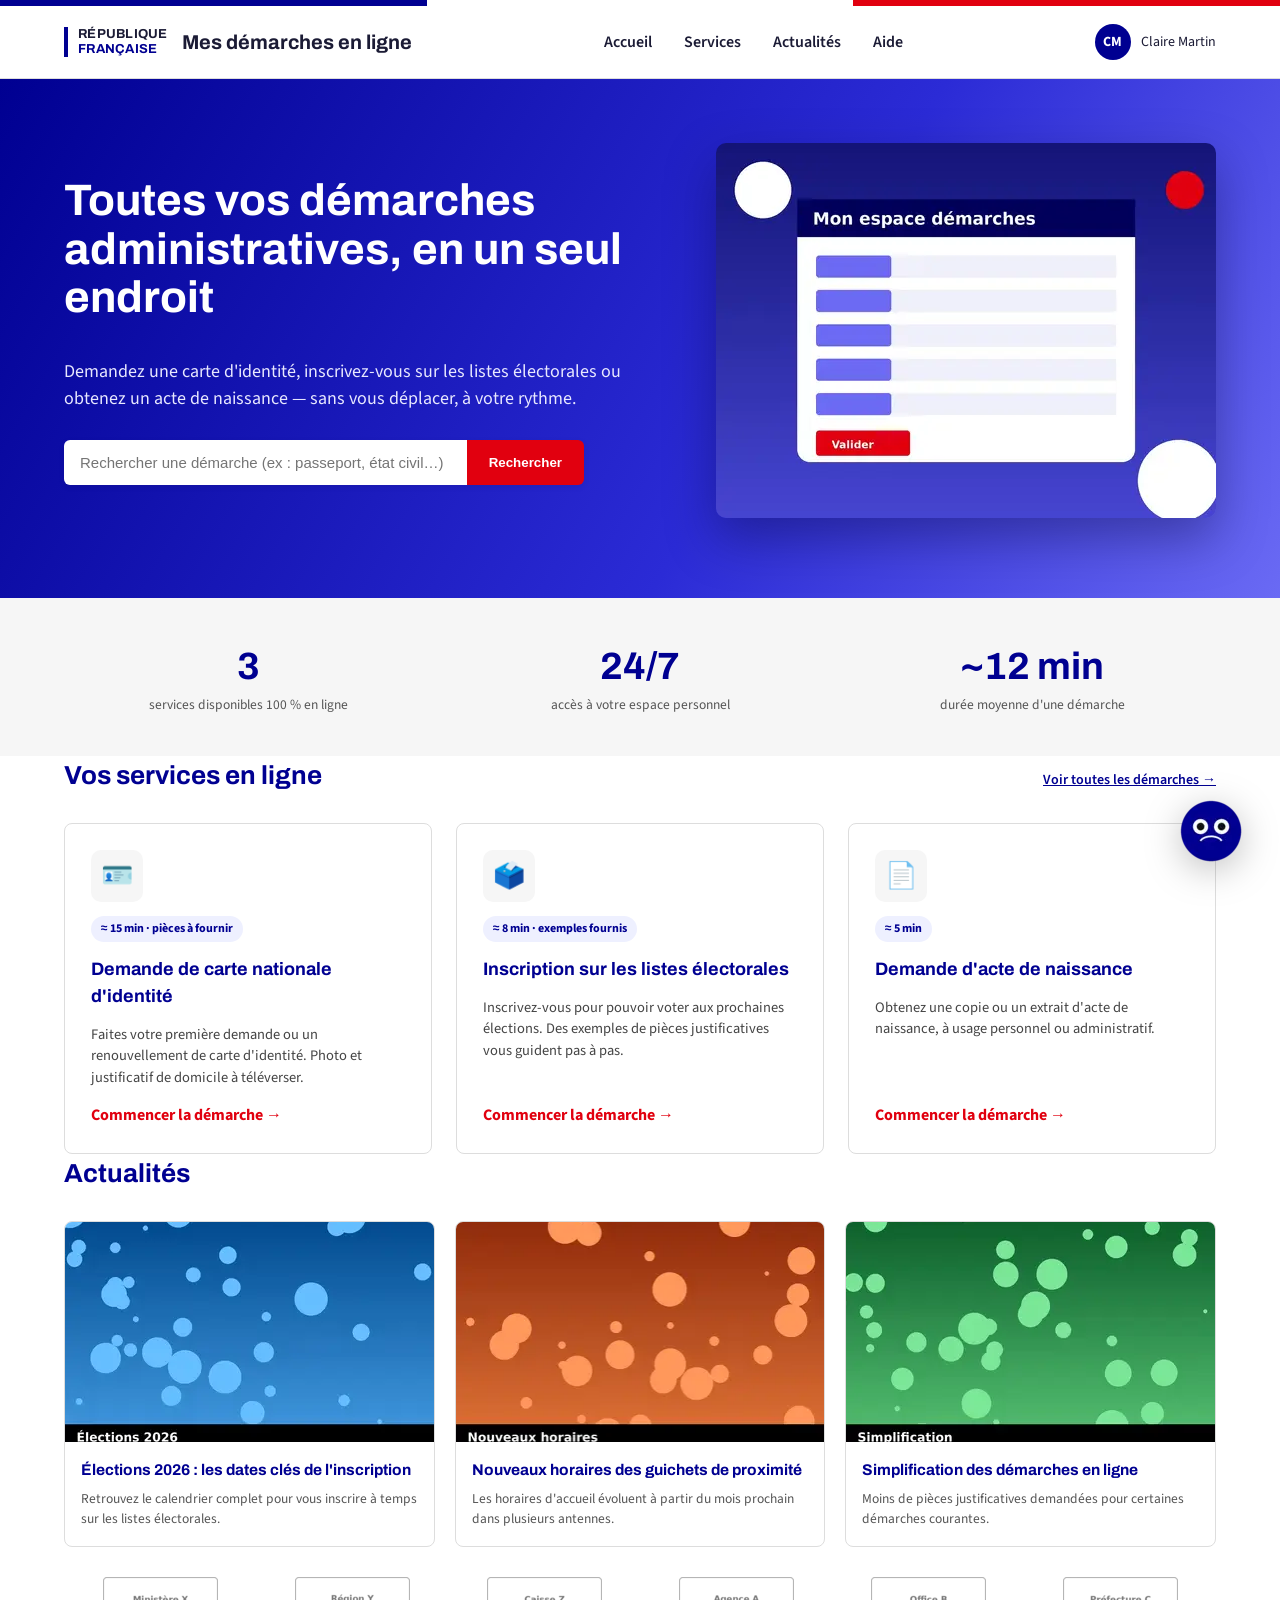
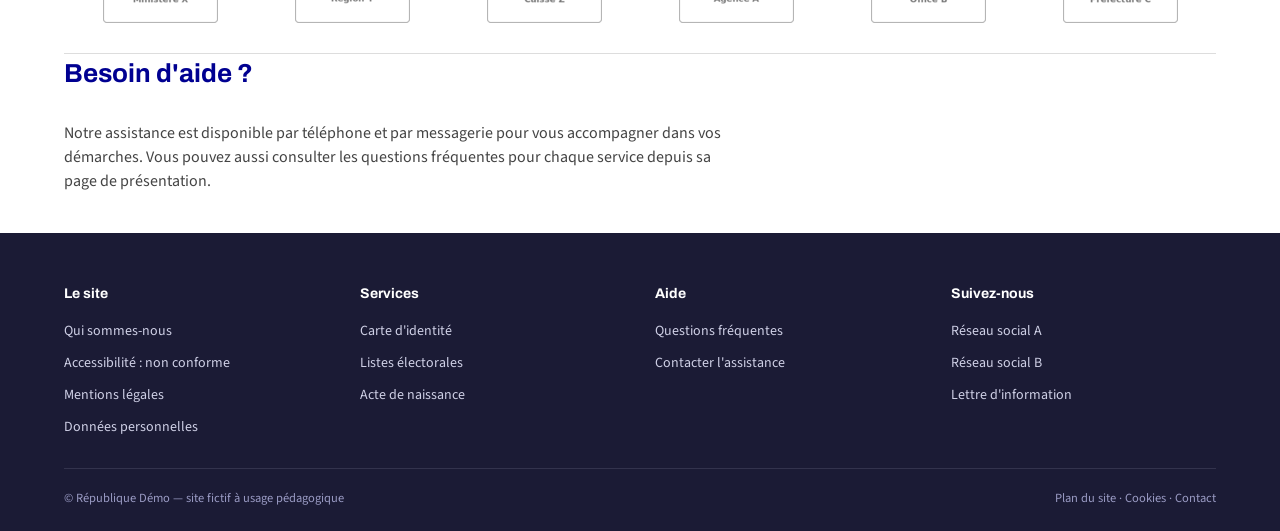
<file: index.html>
<!DOCTYPE html>
<html lang="fr">
<head>
<meta charset="UTF-8">
<meta name="viewport" content="width=device-width, initial-scale=1.0">
<title>service-public-demo — Mes démarches en ligne</title>
<meta name="description" content="Portail de démonstration pour effectuer vos démarches administratives en ligne.">
<link rel="preload" href="/fonts/source-sans-3.woff2" as="font" type="font/woff2" crossorigin>
<link rel="preload" href="/fonts/archivo.woff2" as="font" type="font/woff2" crossorigin>
<link rel="stylesheet" href="css/style.css">
</head>
<body>

<div class="bandeau-tricolore"><span></span><span></span><span></span></div>

<header class="site-header">
  <div class="header-inner">
    <a href="index.html" class="bloc-marque">
      <span class="logo-rf">RÉPUBLIQUE<br><strong>FRANÇAISE</strong></span>
      <span class="nom-service">Mes démarches en ligne</span>
    </a>
    <nav class="nav-principale">
      <ul>
        <li><a href="index.html">Accueil</a></li>
        <li><a href="index.html#services">Services</a></li>
        <li><a href="index.html#actualites">Actualités</a></li>
        <li><a href="index.html#aide">Aide</a></li>
      </ul>
    </nav>
    <div class="compte-utilisateur">
      <div class="avatar-utilisateur">CM</div>
      <span>Claire Martin</span>
    </div>
  </div>
</header>

<section class="hero">
  <div class="hero-inner">
    <div>
      <h1>Toutes vos démarches administratives, en un seul endroit</h1>
      <p class="intro">Demandez une carte d'identité, inscrivez-vous sur les listes électorales ou obtenez un acte de naissance — sans vous déplacer, à votre rythme.</p>
      <form class="barre-recherche" onsubmit="return false;">
        <input type="text" placeholder="Rechercher une démarche (ex : passeport, état civil…)" aria-label="Rechercher une démarche">
        <button type="submit">Rechercher</button>
      </form>
    </div>
    <div class="hero-media">
      <img src="img/hero-illustration.webp" alt="Illustration d'un espace personnel de démarches en ligne" style="width:100%;display:block;">
    </div>
  </div>
</section>

<div class="chiffres-cles">
  <div class="conteneur">
    <div class="chiffres-grid">
      <div>
        <div class="chiffre">3</div>
        <div class="chiffre-label">services disponibles 100 % en ligne</div>
      </div>
      <div>
        <div class="chiffre">24/7</div>
        <div class="chiffre-label">accès à votre espace personnel</div>
      </div>
      <div>
        <div class="chiffre">~12 min</div>
        <div class="chiffre-label">durée moyenne d'une démarche</div>
      </div>
    </div>
  </div>
</div>

<section id="services" class="conteneur">
  <div class="section-titre">
    <h2>Vos services en ligne</h2>
    <a class="lien-tout" href="#">Voir toutes les démarches →</a>
  </div>

  <div class="grille-services">

    <a class="carte-service" href="pages/carte-identite/etape-1.html">
      <div class="pictogramme">🪪</div>
      <span class="badge-duree">≈ 15 min · pièces à fournir</span>
      <h3>Demande de carte nationale d'identité</h3>
      <p>Faites votre première demande ou un renouvellement de carte d'identité. Photo et justificatif de domicile à téléverser.</p>
      <span class="fleche">Commencer la démarche →</span>
    </a>

    <a class="carte-service" href="pages/inscription-electorale/etape-1.html">
      <div class="pictogramme">🗳️</div>
      <span class="badge-duree">≈ 8 min · exemples fournis</span>
      <h3>Inscription sur les listes électorales</h3>
      <p>Inscrivez-vous pour pouvoir voter aux prochaines élections. Des exemples de pièces justificatives vous guident pas à pas.</p>
      <span class="fleche">Commencer la démarche →</span>
    </a>

    <a class="carte-service" href="pages/acte-naissance/etape-1.html">
      <div class="pictogramme">📄</div>
      <span class="badge-duree">≈ 5 min</span>
      <h3>Demande d'acte de naissance</h3>
      <p>Obtenez une copie ou un extrait d'acte de naissance, à usage personnel ou administratif.</p>
      <span class="fleche">Commencer la démarche →</span>
    </a>

  </div>
</section>

<section id="actualites" class="conteneur">
  <div class="section-titre">
    <h2>Actualités</h2>
  </div>
  <div class="bloc-actus">
    <article class="carte-actu">
      <img src="img/actu-1.webp" alt="">
      <div class="contenu">
        <h4>Élections 2026 : les dates clés de l'inscription</h4>
        <p>Retrouvez le calendrier complet pour vous inscrire à temps sur les listes électorales.</p>
      </div>
    </article>
    <article class="carte-actu">
      <img src="img/actu-2.webp" alt="">
      <div class="contenu">
        <h4>Nouveaux horaires des guichets de proximité</h4>
        <p>Les horaires d'accueil évoluent à partir du mois prochain dans plusieurs antennes.</p>
      </div>
    </article>
    <article class="carte-actu">
      <img src="img/actu-3.webp" alt="">
      <div class="contenu">
        <h4>Simplification des démarches en ligne</h4>
        <p>Moins de pièces justificatives demandées pour certaines démarches courantes.</p>
      </div>
    </article>
  </div>
</section>
<section class="conteneur">
<div class="bandeau-partenaires">
    <img src="img/logo-1.webp" alt="Ministère X">
    <img src="img/logo-2.webp" alt="Région Y">
    <img src="img/logo-3.webp" alt="Caisse Z">
    <img src="img/logo-4.webp" alt="Agence A">
    <img src="img/logo-5.webp" alt="Office B">
    <img src="img/logo-6.webp" alt="Préfecture C">
</div>
</section>


<section id="aide" class="conteneur">
  <div class="section-titre"><h2>Besoin d'aide ?</h2></div>
  <p style="max-width:680px;color:#444;">Notre assistance est disponible par téléphone et par messagerie pour vous accompagner dans vos démarches. Vous pouvez aussi consulter les questions fréquentes pour chaque service depuis sa page de présentation.</p>
</section>

<footer class="site-footer">
  <div class="conteneur">
    <div class="footer-grid">
      <div>
        <h4>Le site</h4>
        <ul>
          <li><a href="#">Qui sommes-nous</a></li>
          <li><a href="#">Accessibilité : non conforme</a></li>
          <li><a href="#">Mentions légales</a></li>
          <li><a href="#">Données personnelles</a></li>
        </ul>
      </div>
      <div>
        <h4>Services</h4>
        <ul>
          <li><a href="pages/carte-identite/etape-1.html">Carte d'identité</a></li>
          <li><a href="pages/inscription-electorale/etape-1.html">Listes électorales</a></li>
          <li><a href="pages/acte-naissance/etape-1.html">Acte de naissance</a></li>
        </ul>
      </div>
      <div>
        <h4>Aide</h4>
        <ul>
          <li><a href="#">Questions fréquentes</a></li>
          <li><a href="#">Contacter l'assistance</a></li>
        </ul>
      </div>
      <div>
        <h4>Suivez-nous</h4>
        <ul>
          <li><a href="#">Réseau social A</a></li>
          <li><a href="#">Réseau social B</a></li>
          <li><a href="#">Lettre d'information</a></li>
        </ul>
      </div>
    </div>
    <div class="footer-bas">
      <span>© République Démo — site fictif à usage pédagogique</span>
      <span>Plan du site · Cookies · Contact</span>
    </div>
  </div>
</footer>

<img src="img/mascotte.webp" class="mascotte-flottante" alt="" aria-hidden="true">

<script src="js/main.js"></script>
</body>
</html>
</file>
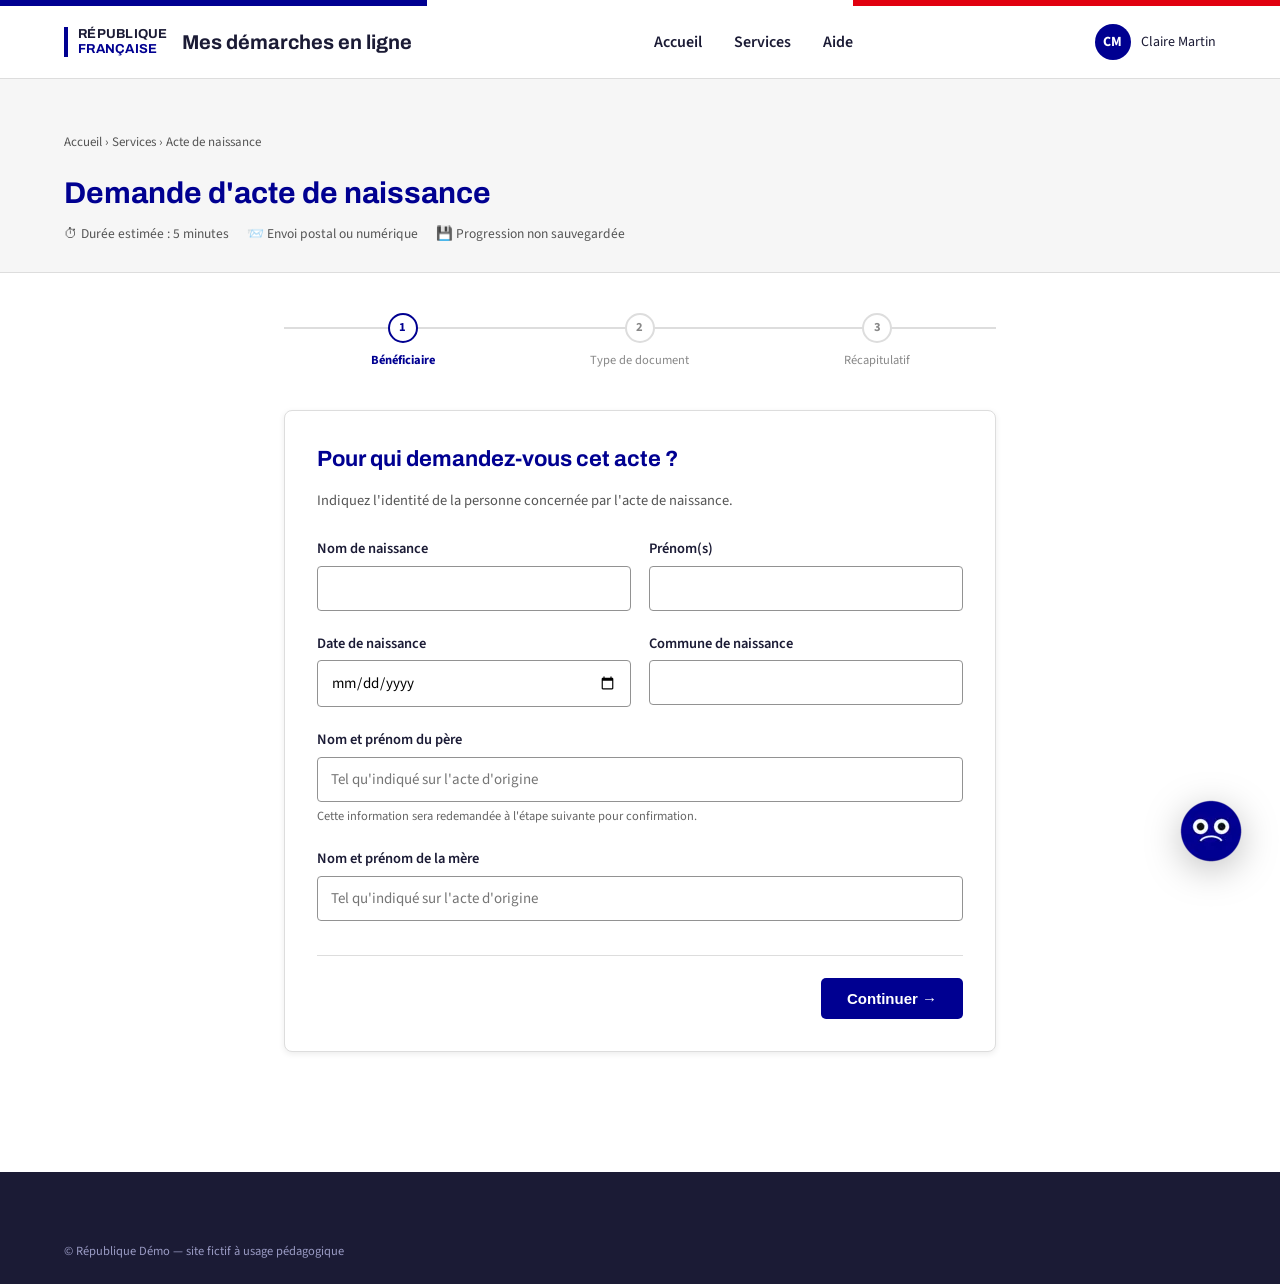
<file: pages/acte-naissance/etape-1.html>
<!DOCTYPE html>
<html lang="fr">
<head>
<meta charset="UTF-8">
<meta name="viewport" content="width=device-width, initial-scale=1.0">
<title>Demande d'acte de naissance — Mes démarches en ligne</title>
<link rel="stylesheet" href="../../css/style.css">
</head>
<body>

<div class="bandeau-tricolore"><span></span><span></span><span></span></div>

<header class="site-header">
  <div class="header-inner">
    <a href="../../index.html" class="bloc-marque">
      <span class="logo-rf">RÉPUBLIQUE<br><strong>FRANÇAISE</strong></span>
      <span class="nom-service">Mes démarches en ligne</span>
    </a>
    <nav class="nav-principale">
      <ul>
        <li><a href="../../index.html">Accueil</a></li>
        <li><a href="../../index.html#services">Services</a></li>
        <li><a href="../../index.html#aide">Aide</a></li>
      </ul>
    </nav>
    <div class="compte-utilisateur">
      <div class="avatar-utilisateur">CM</div>
      <span>Claire Martin</span>
    </div>
  </div>
</header>

<div class="entete-service">
  <div class="conteneur">
    <div class="fil-ariane"><a href="../../index.html">Accueil</a> › <a href="../../index.html#services">Services</a> › Acte de naissance</div>
    <h1>Demande d'acte de naissance</h1>
    <div class="meta">
      <span>⏱ Durée estimée : 5 minutes</span>
      <span>📨 Envoi postal ou numérique</span>
      <span>💾 Progression non sauvegardée</span>
    </div>
  </div>
</div>

<div class="zone-formulaire">

  <div class="stepper">
    <div class="step actif" data-step="1"><div class="rond">1</div>Bénéficiaire</div>
    <div class="step" data-step="2"><div class="rond">2</div>Type de document</div>
    <div class="step" data-step="3"><div class="rond">3</div>Récapitulatif</div>
  </div>

  <!-- ÉCRAN 1 : identité du bénéficiaire -->
  <div id="etape-1" class="ecran-etape actif">
    <div class="carte-etape">
      <h2>Pour qui demandez-vous cet acte ?</h2>
      <p class="sous-titre">Indiquez l'identité de la personne concernée par l'acte de naissance.</p>

      <div class="ligne-deux">
        <div class="groupe-champ">
          <label for="nom">Nom de naissance</label>
          <input type="text" id="nom">
        </div>
        <div class="groupe-champ">
          <label for="prenom">Prénom(s)</label>
          <input type="text" id="prenom">
        </div>
      </div>

      <div class="ligne-deux">
        <div class="groupe-champ">
          <label for="date-naissance">Date de naissance</label>
          <input type="date" id="date-naissance">
        </div>
        <div class="groupe-champ">
          <label for="lieu-naissance">Commune de naissance</label>
          <input type="text" id="lieu-naissance">
        </div>
      </div>

      <div class="groupe-champ">
        <label for="nom-pere">Nom et prénom du père</label>
        <input type="text" id="nom-pere" placeholder="Tel qu'indiqué sur l'acte d'origine">
        <div class="aide">Cette information sera redemandée à l'étape suivante pour confirmation.</div>
      </div>

      <div class="groupe-champ">
        <label for="nom-mere">Nom et prénom de la mère</label>
        <input type="text" id="nom-mere" placeholder="Tel qu'indiqué sur l'acte d'origine">
      </div>

      <div class="actions-etape">
        <span></span>
        <button class="bouton bouton-primaire" type="button" onclick="allerEtape(2)">Continuer →</button>
      </div>
    </div>
  </div>

  <!-- ÉCRAN 2 : type de document + reconfirmation (redondance volontaire) -->
  <div id="etape-2" class="ecran-etape">
    <div class="carte-etape">
      <h2>Type de document et confirmation</h2>
      <p class="sous-titre">Choisissez le document souhaité. Merci de reconfirmer les noms des parents pour validation du dossier.</p>

      <div class="groupe-champ">
        <label for="type-acte">Type d'acte demandé</label>
        <select id="type-acte">
          <option>Copie intégrale</option>
          <option>Extrait avec filiation</option>
          <option>Extrait sans filiation</option>
        </select>
      </div>

      <div class="groupe-champ">
        <label for="motif">Motif de la demande</label>
        <select id="motif">
          <option>Démarche administrative</option>
          <option>Mariage</option>
          <option>Naturalisation</option>
          <option>Usage personnel</option>
        </select>
      </div>

      <div class="ligne-deux">
        <div class="groupe-champ">
          <label for="nom-pere-2">Confirmer le nom et prénom du père</label>
          <input type="text" id="nom-pere-2" placeholder="Ressaisir l'information">
        </div>
        <div class="groupe-champ">
          <label for="nom-mere-2">Confirmer le nom et prénom de la mère</label>
          <input type="text" id="nom-mere-2" placeholder="Ressaisir l'information">
        </div>
      </div>

      <div class="groupe-champ">
        <label for="mode-envoi">Mode de réception</label>
        <select id="mode-envoi">
          <option>Courrier postal</option>
          <option>Téléchargement numérique</option>
        </select>
      </div>

      <div class="actions-etape">
        <button class="bouton bouton-secondaire" type="button" onclick="allerEtape(1)">← Retour</button>
        <button class="bouton bouton-primaire" type="button" onclick="allerEtape(3)">Continuer →</button>
      </div>
    </div>
  </div>

  <!-- ÉCRAN 3 : Récapitulatif -->
  <div id="etape-3" class="ecran-etape">
    <div class="carte-etape">
      <h2>Vérifiez votre demande</h2>

      <div class="recapitulatif">
        <div class="recap-ligne"><span class="label">Bénéficiaire</span><span class="valeur">Claire Martin</span></div>
        <div class="recap-ligne"><span class="label">Né(e) le</span><span class="valeur">14/03/1990 à Toulouse</span></div>
        <div class="recap-ligne"><span class="label">Type d'acte</span><span class="valeur">Copie intégrale</span></div>
        <div class="recap-ligne"><span class="label">Mode de réception</span><span class="valeur">Courrier postal</span></div>
      </div>

      <div class="groupe-champ">
        <label><input type="checkbox" checked style="width:auto;margin-right:8px;">Je certifie l'exactitude de ces informations.</label>
      </div>

      <div class="actions-etape">
        <button class="bouton bouton-secondaire" type="button" onclick="allerEtape(2)">← Retour</button>
        <button class="bouton bouton-primaire" id="bouton-soumettre" type="button" onclick="soumettreDossier('NAISS')">Envoyer ma demande</button>
      </div>
    </div>
  </div>

  <!-- ÉCRAN 99 : Confirmation -->
  <div id="etape-99" class="ecran-etape">
    <div class="carte-etape bandeau-confirmation">
      <div class="icone-ok">✓</div>
      <h2>Votre demande a bien été envoyée</h2>
      <p>Votre numéro de suivi de dossier :</p>
      <div class="numero-dossier" data-numero-dossier>—</div>
      <p style="margin-top:20px;"><a class="bouton bouton-secondaire" href="../../index.html">Retour à l'accueil</a></p>
    </div>
  </div>

</div>

<footer class="site-footer">
  <div class="conteneur footer-bas" style="border-top:none;">
    <span>© République Démo — site fictif à usage pédagogique</span>
  </div>
</footer>

<img src="../../img/mascotte.webp" class="mascotte-flottante" alt="" aria-hidden="true">

<style>
.ecran-etape{display:none;}
.ecran-etape.actif{display:block;}
</style>

<script src="../../js/main.js"></script>
</body>
</html>
</file>
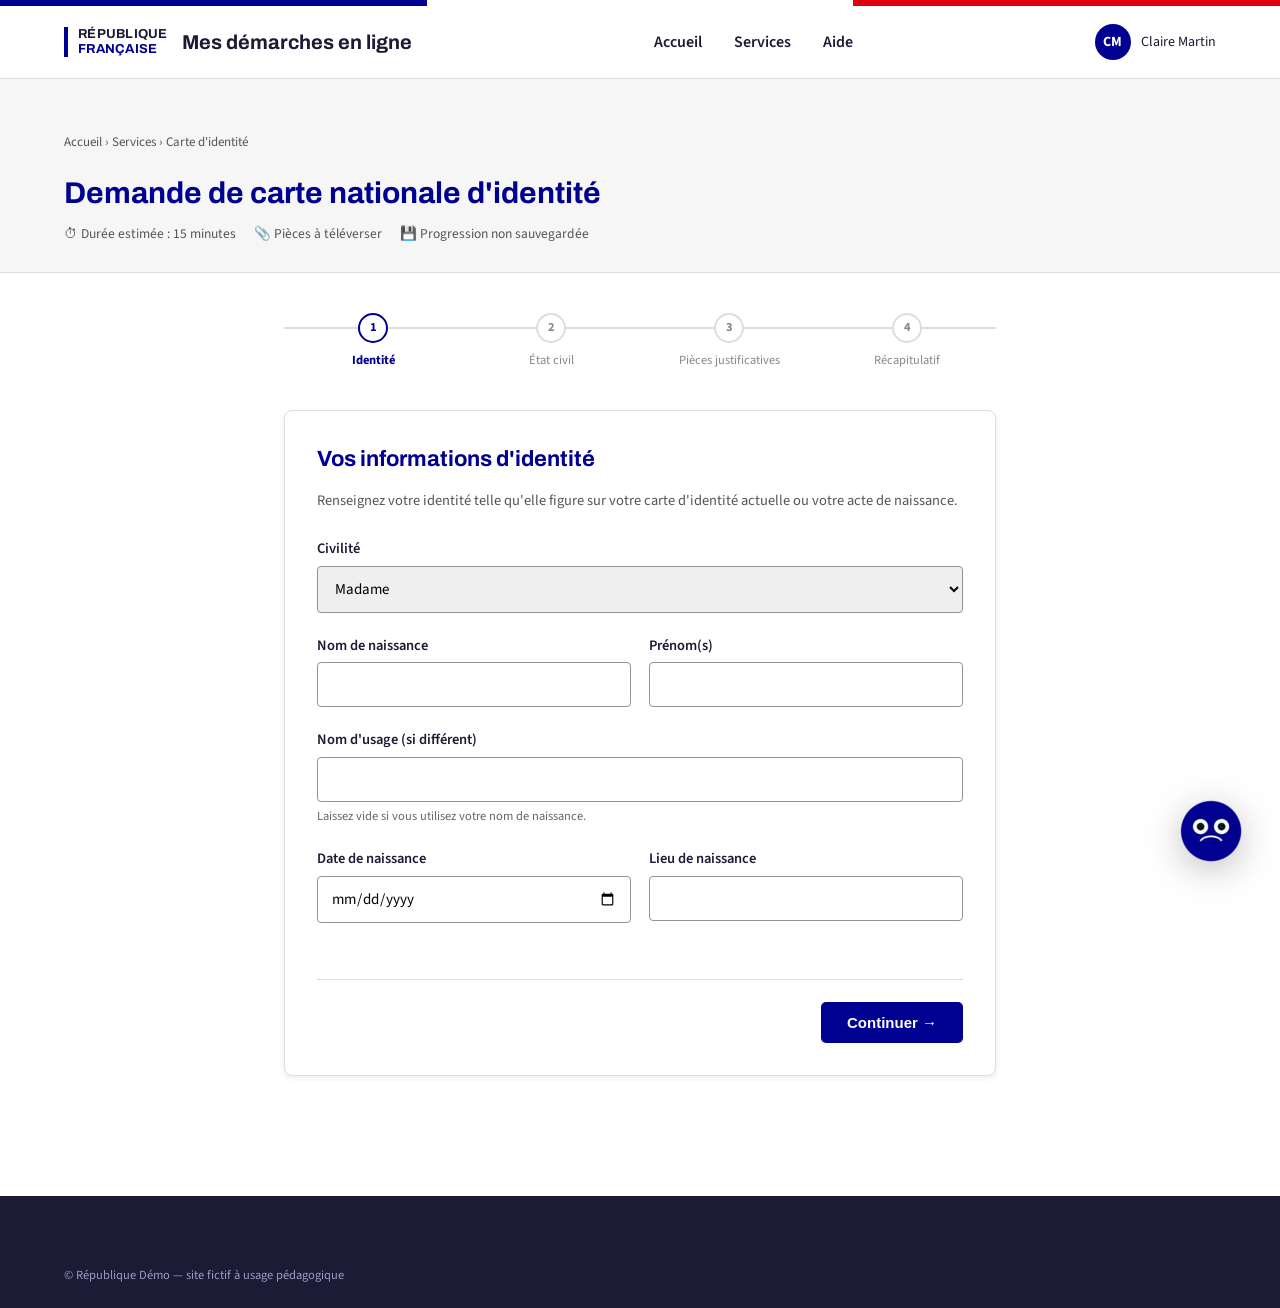
<file: pages/carte-identite/etape-1.html>
<!DOCTYPE html>
<html lang="fr">
<head>
<meta charset="UTF-8">
<meta name="viewport" content="width=device-width, initial-scale=1.0">
<title>Demande de carte d'identité — Mes démarches en ligne</title>
<link rel="stylesheet" href="../../css/style.css">
</head>
<body>

<div class="bandeau-tricolore"><span></span><span></span><span></span></div>

<header class="site-header">
  <div class="header-inner">
    <a href="../../index.html" class="bloc-marque">
      <span class="logo-rf">RÉPUBLIQUE<br><strong>FRANÇAISE</strong></span>
      <span class="nom-service">Mes démarches en ligne</span>
    </a>
    <nav class="nav-principale">
      <ul>
        <li><a href="../../index.html">Accueil</a></li>
        <li><a href="../../index.html#services">Services</a></li>
        <li><a href="../../index.html#aide">Aide</a></li>
      </ul>
    </nav>
    <div class="compte-utilisateur">
      <div class="avatar-utilisateur">CM</div>
      <span>Claire Martin</span>
    </div>
  </div>
</header>

<div class="entete-service">
  <div class="conteneur">
    <div class="fil-ariane"><a href="../../index.html">Accueil</a> › <a href="../../index.html#services">Services</a> › Carte d'identité</div>
    <h1>Demande de carte nationale d'identité</h1>
    <div class="meta">
      <span>⏱ Durée estimée : 15 minutes</span>
      <span>📎 Pièces à téléverser</span>
      <span>💾 Progression non sauvegardée</span>
    </div>
  </div>
</div>

<div class="zone-formulaire">

  <div class="stepper">
    <div class="step actif" data-step="1"><div class="rond">1</div>Identité</div>
    <div class="step" data-step="2"><div class="rond">2</div>État civil</div>
    <div class="step" data-step="3"><div class="rond">3</div>Pièces justificatives</div>
    <div class="step" data-step="4"><div class="rond">4</div>Récapitulatif</div>
  </div>

  <!-- ÉCRAN 1 : Identité -->
  <div id="etape-1" class="ecran-etape actif">
    <div class="carte-etape">
      <h2>Vos informations d'identité</h2>
      <p class="sous-titre">Renseignez votre identité telle qu'elle figure sur votre carte d'identité actuelle ou votre acte de naissance.</p>

      <div class="groupe-champ">
        <label for="civilite">Civilité</label>
        <select id="civilite">
          <option>Madame</option>
          <option>Monsieur</option>
        </select>
      </div>

      <div class="ligne-deux">
        <div class="groupe-champ">
          <label for="nom">Nom de naissance</label>
          <input type="text" id="nom">
        </div>
        <div class="groupe-champ">
          <label for="prenom">Prénom(s)</label>
          <input type="text" id="prenom">
        </div>
      </div>

      <div class="groupe-champ">
        <label for="nom-usage">Nom d'usage (si différent)</label>
        <input type="text" id="nom-usage">
        <div class="aide">Laissez vide si vous utilisez votre nom de naissance.</div>
      </div>

      <div class="ligne-deux">
        <div class="groupe-champ">
          <label for="date-naissance">Date de naissance</label>
          <input type="date" id="date-naissance">
        </div>
        <div class="groupe-champ">
          <label for="lieu-naissance">Lieu de naissance</label>
          <input type="text" id="lieu-naissance">
        </div>
      </div>

      <div class="actions-etape">
        <span></span>
        <button class="bouton bouton-primaire" type="button" onclick="allerEtape(2)">Continuer →</button>
      </div>
    </div>
  </div>

  <!-- ÉCRAN 2 : État civil / adresse -->
  <div id="etape-2" class="ecran-etape">
    <div class="carte-etape">
      <h2>Votre situation et votre adresse</h2>
      <p class="sous-titre">Ces informations doivent correspondre à votre justificatif de domicile.</p>

      <div class="groupe-champ">
        <label for="adresse">Adresse</label>
        <input type="text" id="adresse">
      </div>

      <div class="ligne-deux">
        <div class="groupe-champ">
          <label for="cp">Code postal</label>
          <input type="text" id="cp">
        </div>
        <div class="groupe-champ">
          <label for="ville">Ville</label>
          <input type="text" id="ville">
        </div>
      </div>

      <div class="groupe-champ">
        <label for="situation">Situation familiale</label>
        <select id="situation">
          <option>Célibataire</option>
          <option>Marié(e)</option>
          <option>Pacsé(e)</option>
          <option>Divorcé(e)</option>
          <option>Veuf/Veuve</option>
        </select>
      </div>

      <div class="groupe-champ">
        <label for="telephone">Téléphone</label>
        <input type="tel" id="telephone">
      </div>

      <div class="actions-etape">
        <button class="bouton bouton-secondaire" type="button" onclick="allerEtape(1)">← Retour</button>
        <button class="bouton bouton-primaire" type="button" onclick="allerEtape(3)">Continuer →</button>
      </div>
    </div>
  </div>

  <!-- ÉCRAN 3 : Pièces justificatives (upload) -->
  <div id="etape-3" class="ecran-etape">
    <div class="carte-etape">
      <h2>Pièces justificatives</h2>
      <p class="sous-titre">Téléversez une photo d'identité récente et votre justificatif de domicile. Les fichiers sont conservés tels que vous les envoyez, sans compression.</p>
      <p class="sous-titre">Nous attirons votre attention sur le fait que téléverser un justificatif (image ou document) volumineux augmente de manière significative l'impact environnemental de ce service numérique. Aussi nous recommandons 
        de ne pas dépasser une taille de 500 Ko. Pour se faire vous pouvez utiliser l'outil en ligne <a href="https://tools.pdf24.org/fr/compresser-pdf" target="_blank">pdf24</a> afin de compresser une image ou un document pdf.</p>

      <div class="groupe-champ">
        <label>Photo d'identité et justificatif de domicile</label>
        <div class="zone-upload">
          <div class="icone">📤</div>
          <p><strong>Cliquez pour sélectionner vos fichiers</strong> ou glissez-les ici</p>
          <div class="formats">Formats acceptés : JPG, PNG, PDF, HEIC, TIFF — Poids maximum recommandé par document : 500 ko</div>
        </div>
        <input type="file" id="input-fichier" multiple style="display:none">
        <div class="liste-fichiers"></div>
        <div class="aide">Astuce : si votre photo prise au téléphone est très volumineuse, elle sera tout de même acceptée et envoyée dans sa résolution d'origine.</div>
      </div>

      <div class="actions-etape">
        <button class="bouton bouton-secondaire" type="button" onclick="allerEtape(2)">← Retour</button>
        <button class="bouton bouton-primaire" type="button" onclick="allerEtape(4)">Continuer →</button>
      </div>
    </div>
  </div>

  <!-- ÉCRAN 4 : Récapitulatif -->
  <div id="etape-4" class="ecran-etape">
    <div class="carte-etape">
      <h2>Vérifiez votre dossier</h2>
      <p class="sous-titre">Relisez les informations avant l'envoi définitif. Toute erreur après validation nécessitera de recommencer la démarche depuis le début.</p>

      <div class="recapitulatif">
        <div class="recap-ligne"><span class="label">Nom</span><span class="valeur">Martin</span></div>
        <div class="recap-ligne"><span class="label">Prénom</span><span class="valeur">Claire</span></div>
        <div class="recap-ligne"><span class="label">Date de naissance</span><span class="valeur">14/03/1990</span></div>
        <div class="recap-ligne"><span class="label">Adresse</span><span class="valeur">12 rue des Lilas, 31000 Toulouse</span></div>
        <div class="recap-ligne"><span class="label">Pièces jointes</span><span class="valeur">Voir étape précédente</span></div>
      </div>

      <div class="groupe-champ">
        <label><input type="checkbox" checked style="width:auto;margin-right:8px;">J'atteste de l'exactitude des informations fournies.</label>
      </div>

      <div class="actions-etape">
        <button class="bouton bouton-secondaire" type="button" onclick="allerEtape(3)">← Retour</button>
        <button class="bouton bouton-primaire" id="bouton-soumettre" type="button" onclick="soumettreDossier('CNI')">Envoyer ma demande</button>
      </div>
    </div>
  </div>

  <!-- ÉCRAN 99 : Confirmation -->
  <div id="etape-99" class="ecran-etape">
    <div class="carte-etape bandeau-confirmation">
      <div class="icone-ok">✓</div>
      <h2>Votre demande a bien été envoyée</h2>
      <p>Vous recevrez un courriel de confirmation. Votre numéro de suivi de dossier :</p>
      <div class="numero-dossier" data-numero-dossier>—</div>
      <p style="margin-top:20px;"><a class="bouton bouton-secondaire" href="../../index.html">Retour à l'accueil</a></p>
    </div>
  </div>

</div>

<footer class="site-footer">
  <div class="conteneur footer-bas" style="border-top:none;">
    <span>© République Démo — site fictif à usage pédagogique</span>
  </div>
</footer>

<img src="../../img/mascotte.webp" class="mascotte-flottante" alt="" aria-hidden="true">

<style>
.ecran-etape{display:none;}
.ecran-etape.actif{display:block;}
</style>

<script src="../../js/main.js"></script>
</body>
</html>
</file>
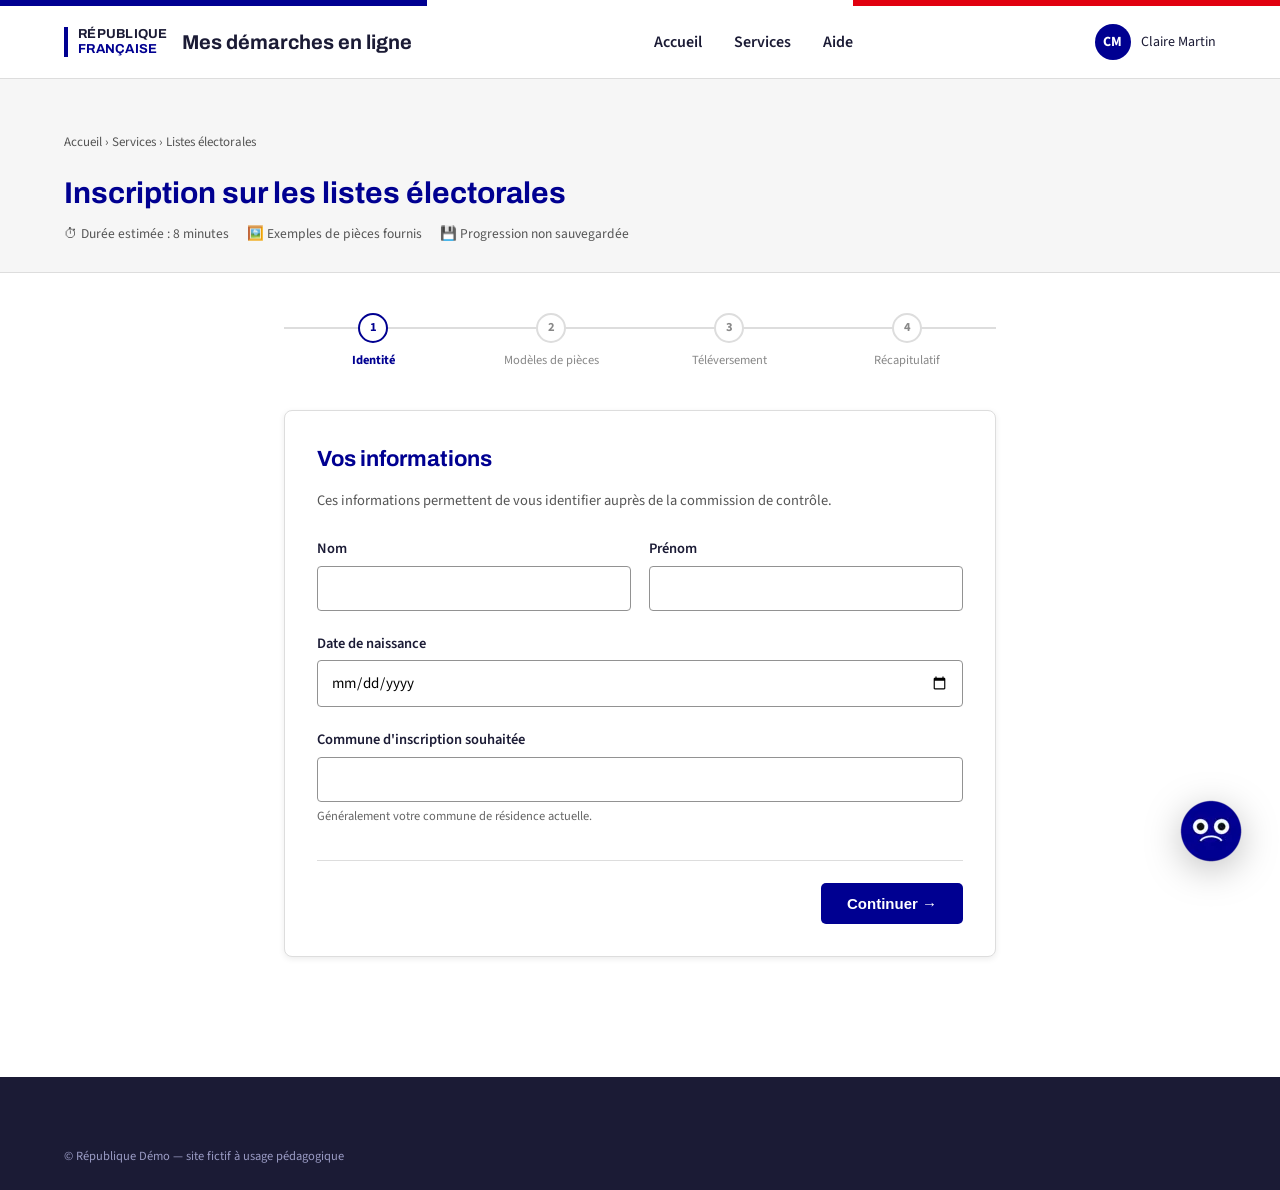
<file: pages/inscription-electorale/etape-1.html>
<!DOCTYPE html>
<html lang="fr">
<head>
<meta charset="UTF-8">
<meta name="viewport" content="width=device-width, initial-scale=1.0">
<title>Inscription sur les listes électorales — Mes démarches en ligne</title>
<link rel="stylesheet" href="../../css/style.css">
</head>
<body>

<div class="bandeau-tricolore"><span></span><span></span><span></span></div>

<header class="site-header">
  <div class="header-inner">
    <a href="../../index.html" class="bloc-marque">
      <span class="logo-rf">RÉPUBLIQUE<br><strong>FRANÇAISE</strong></span>
      <span class="nom-service">Mes démarches en ligne</span>
    </a>
    <nav class="nav-principale">
      <ul>
        <li><a href="../../index.html">Accueil</a></li>
        <li><a href="../../index.html#services">Services</a></li>
        <li><a href="../../index.html#aide">Aide</a></li>
      </ul>
    </nav>
    <div class="compte-utilisateur">
      <div class="avatar-utilisateur">CM</div>
      <span>Claire Martin</span>
    </div>
  </div>
</header>

<div class="entete-service">
  <div class="conteneur">
    <div class="fil-ariane"><a href="../../index.html">Accueil</a> › <a href="../../index.html#services">Services</a> › Listes électorales</div>
    <h1>Inscription sur les listes électorales</h1>
    <div class="meta">
      <span>⏱ Durée estimée : 8 minutes</span>
      <span>🖼️ Exemples de pièces fournis</span>
      <span>💾 Progression non sauvegardée</span>
    </div>
  </div>
</div>

<div class="zone-formulaire">

  <div class="stepper">
    <div class="step actif" data-step="1"><div class="rond">1</div>Identité</div>
    <div class="step" data-step="2"><div class="rond">2</div>Modèles de pièces</div>
    <div class="step" data-step="3"><div class="rond">3</div>Téléversement</div>
    <div class="step" data-step="4"><div class="rond">4</div>Récapitulatif</div>
  </div>

  <!-- ÉCRAN 1 : Identité -->
  <div id="etape-1" class="ecran-etape actif">
    <div class="carte-etape">
      <h2>Vos informations</h2>
      <p class="sous-titre">Ces informations permettent de vous identifier auprès de la commission de contrôle.</p>

      <div class="ligne-deux">
        <div class="groupe-champ">
          <label for="nom">Nom</label>
          <input type="text" id="nom">
        </div>
        <div class="groupe-champ">
          <label for="prenom">Prénom</label>
          <input type="text" id="prenom">
        </div>
      </div>

      <div class="groupe-champ">
        <label for="date-naissance">Date de naissance</label>
        <input type="date" id="date-naissance">
      </div>

      <div class="groupe-champ">
        <label for="commune">Commune d'inscription souhaitée</label>
        <input type="text" id="commune">
        <div class="aide">Généralement votre commune de résidence actuelle.</div>
      </div>

      <div class="actions-etape">
        <span></span>
        <button class="bouton bouton-primaire" type="button" onclick="allerEtape(2)">Continuer →</button>
      </div>
    </div>
  </div>

  <!-- ÉCRAN 2 : Modèles / exemples de pièces (galerie + carrousel) -->
  <div id="etape-2" class="ecran-etape">
    <div class="carte-etape">
      <h2>Exemples de pièces acceptées</h2>
      <p class="sous-titre">Avant de téléverser votre justificatif d'identité, comparez votre document aux exemples ci-dessous.</p>


      <h3 style="font-size:16px;margin-top:30px;">Galerie détaillée</h3>
      <div class="galerie-exemples">
        <div class="exemple-carte valide">
          <img src="../../img/exemple-cni-conforme.webp" alt="Document conforme">
          <div class="legende">✓ Conforme — document entier, net, lisible</div>
        </div>
        <div class="exemple-carte invalide">
          <img src="../../img/exemple-cni-floue.webp" alt="Document flou">
          <div class="legende">✕ Refusé — photo trop floue</div>
        </div>
        <div class="exemple-carte invalide">
          <img src="../../img/exemple-cni-coupee.webp" alt="Document coupé">
          <div class="legende">✕ Refusé — coin du document hors cadre</div>
        </div>
        <div class="exemple-carte invalide">
          <img src="../../img/exemple-cni-reflet.webp" alt="Document avec reflet">
          <div class="legende">✕ Refusé — reflet empêchant la lecture</div>
        </div>
      </div>

      <div class="actions-etape">
        <button class="bouton bouton-secondaire" type="button" onclick="allerEtape(1)">← Retour</button>
        <button class="bouton bouton-primaire" type="button" onclick="allerEtape(3)">Continuer →</button>
      </div>
    </div>
  </div>

  <!-- ÉCRAN 3 : Téléversement -->
  <div id="etape-3" class="ecran-etape">
    <div class="carte-etape">
      <h2>Téléversez votre justificatif</h2>
      <p class="sous-titre">Reprenez les exemples vus précédemment pour vérifier la conformité de votre document avant envoi.</p>
       <p class="sous-titre">Nous attirons votre attention sur le fait que téléverser un justificatif (image ou document) volumineux augmente de manière significative l'impact environnemental de ce service numérique. Aussi nous recommandons 
        de ne pas dépasser une taille de 500 Ko. Pour se faire vous pouvez utiliser l'outil en ligne <a href="https://tools.pdf24.org/fr/compresser-pdf" target="_blank">pdf24</a> afin de compresser une image ou un document pdf.</p>

      <div class="groupe-champ">
        <label>Justificatif d'identité</label>
        <div class="zone-upload">
          <div class="icone">📤</div>
          <p><strong>Cliquez pour sélectionner un fichier</strong> ou glissez-le ici</p>
          <div class="formats">Formats acceptés : JPG, PNG, PDF — Poids maximum recommandé par document : 500 ko</div>
        </div>
        <input type="file" id="input-fichier" style="display:none">
        <div class="liste-fichiers"></div>
      </div>

      <div class="actions-etape">
        <button class="bouton bouton-secondaire" type="button" onclick="allerEtape(2)">← Retour</button>
        <button class="bouton bouton-primaire" type="button" onclick="allerEtape(4)">Continuer →</button>
      </div>
    </div>
  </div>

  <!-- ÉCRAN 4 : Récapitulatif -->
  <div id="etape-4" class="ecran-etape">
    <div class="carte-etape">
      <h2>Vérifiez votre dossier</h2>

      <div class="recapitulatif">
        <div class="recap-ligne"><span class="label">Nom</span><span class="valeur">Martin</span></div>
        <div class="recap-ligne"><span class="label">Prénom</span><span class="valeur">Claire</span></div>
        <div class="recap-ligne"><span class="label">Commune</span><span class="valeur">Toulouse</span></div>
        <div class="recap-ligne"><span class="label">Justificatif</span><span class="valeur">Voir étape précédente</span></div>
      </div>

      <div class="groupe-champ">
        <label><input type="checkbox" checked style="width:auto;margin-right:8px;">Je certifie l'exactitude de ces informations.</label>
      </div>

      <div class="actions-etape">
        <button class="bouton bouton-secondaire" type="button" onclick="allerEtape(3)">← Retour</button>
        <button class="bouton bouton-primaire" id="bouton-soumettre" type="button" onclick="soumettreDossier('ELEC')">Envoyer ma demande</button>
      </div>
    </div>
  </div>

  <!-- ÉCRAN 99 : Confirmation -->
  <div id="etape-99" class="ecran-etape">
    <div class="carte-etape bandeau-confirmation">
      <div class="icone-ok">✓</div>
      <h2>Votre inscription a bien été envoyée</h2>
      <p>Votre numéro de suivi de dossier :</p>
      <div class="numero-dossier" data-numero-dossier>—</div>
      <p style="margin-top:20px;"><a class="bouton bouton-secondaire" href="../../index.html">Retour à l'accueil</a></p>
    </div>
  </div>

</div>

<footer class="site-footer">
  <div class="conteneur footer-bas" style="border-top:none;">
    <span>© République Démo — site fictif à usage pédagogique</span>
  </div>
</footer>

<img src="../../img/mascotte.webp" class="mascotte-flottante" alt="" aria-hidden="true">

<style>
.ecran-etape{display:none;}
.ecran-etape.actif{display:block;}
</style>

<script src="../../js/main.js"></script>
</body>
</html>
</file>
<file: css/style.css>
/* =========================================================
   service-public-demo — feuille de style commune
   NOTE PEDAGOGIQUE : ce fichier contient volontairement
   des pratiques non optimisées (cf. fichier ECOCONCEPTION.md)
   ========================================================= */

/* @import url('https://fonts.googleapis.com/css2?family=Archivo+Expanded:wght@500;600;700;800&family=Archivo:wght@400;500;600;700&family=Source+Sans+3:wght@300;400;500;600;700&family=Caveat:wght@500;600&display=swap'); */

:root{
  --bleu-france: #000091;
  --bleu-clair: #6a6af4;
  --rouge-marianne: #e1000f;
  --noir: #1b1b35;
  --gris-fond: #f6f6f6;
  --gris-bordure: #ddd;
  --blanc: #fff;
  --ombre: 0 2px 6px rgba(0,0,18,.08);
  --radius: 4px;
  --font-source-sans-3: 'Source Sans 3', Arial, sans-serif;
  --font-archivo: 'Archivo',Arial,sans-serif;
}

/* latin-ext */
@font-face {
  font-family: 'Archivo';
  font-style: normal;
  font-weight: 400;
  font-stretch: 100%;
  font-display: swap;
  src: 
  local('Archivo'),
  url(../fonts/archivo.woff2) format('woff2');
  unicode-range: U+0100-02BA, U+02BD-02C5, U+02C7-02CC, U+02CE-02D7, U+02DD-02FF, U+0304, U+0308, U+0329, U+1D00-1DBF, U+1E00-1E9F, U+1EF2-1EFF, U+2020, U+20A0-20AB, U+20AD-20C0, U+2113, U+2C60-2C7F, U+A720-A7FF;
}
/* latin */
@font-face {
  font-family: 'Archivo';
  font-style: normal;
  font-weight: 400;
  font-stretch: 100%;
  font-display: swap;
  src: 
  local('Archivo'),
  url(../fonts/archivo.woff2) format('woff2');
  unicode-range: U+0000-00FF, U+0131, U+0152-0153, U+02BB-02BC, U+02C6, U+02DA, U+02DC, U+0304, U+0308, U+0329, U+2000-206F, U+20AC, U+2122, U+2191, U+2193, U+2212, U+2215, U+FEFF, U+FFFD;
}

/* latin-ext */
@font-face {
  font-family: 'Archivo';
  font-style: normal;
  font-weight: 500;
  font-stretch: 100%;
  font-display: swap;
  src: 
  local('Archivo'),
  url(../fonts/archivo.woff2) format('woff2');
  unicode-range: U+0100-02BA, U+02BD-02C5, U+02C7-02CC, U+02CE-02D7, U+02DD-02FF, U+0304, U+0308, U+0329, U+1D00-1DBF, U+1E00-1E9F, U+1EF2-1EFF, U+2020, U+20A0-20AB, U+20AD-20C0, U+2113, U+2C60-2C7F, U+A720-A7FF;
}
/* latin */
@font-face {
  font-family: 'Archivo';
  font-style: normal;
  font-weight: 500;
  font-stretch: 100%;
  font-display: swap;
  src: 
  local('Archivo'),
  url(../fonts/archivo.woff2) format('woff2');
  unicode-range: U+0000-00FF, U+0131, U+0152-0153, U+02BB-02BC, U+02C6, U+02DA, U+02DC, U+0304, U+0308, U+0329, U+2000-206F, U+20AC, U+2122, U+2191, U+2193, U+2212, U+2215, U+FEFF, U+FFFD;
}

/* latin-ext */
@font-face {
  font-family: 'Archivo';
  font-style: normal;
  font-weight: 600;
  font-stretch: 100%;
  font-display: swap;
  src: 
  local('Archivo'),
  url(../fonts/archivo.woff2) format('woff2');
  unicode-range: U+0100-02BA, U+02BD-02C5, U+02C7-02CC, U+02CE-02D7, U+02DD-02FF, U+0304, U+0308, U+0329, U+1D00-1DBF, U+1E00-1E9F, U+1EF2-1EFF, U+2020, U+20A0-20AB, U+20AD-20C0, U+2113, U+2C60-2C7F, U+A720-A7FF;
}
/* latin */
@font-face {
  font-family: 'Archivo';
  font-style: normal;
  font-weight: 600;
  font-stretch: 100%;
  font-display: swap;
  src: 
  local('Archivo'),
  url(../fonts/archivo.woff2) format('woff2');
  unicode-range: U+0000-00FF, U+0131, U+0152-0153, U+02BB-02BC, U+02C6, U+02DA, U+02DC, U+0304, U+0308, U+0329, U+2000-206F, U+20AC, U+2122, U+2191, U+2193, U+2212, U+2215, U+FEFF, U+FFFD;
}

/* latin-ext */
@font-face {
  font-family: 'Archivo';
  font-style: normal;
  font-weight: 700;
  font-stretch: 100%;
  font-display: swap;
  src: 
  local('Archivo'),
  url(../fonts/archivo.woff2) format('woff2');
  unicode-range: U+0100-02BA, U+02BD-02C5, U+02C7-02CC, U+02CE-02D7, U+02DD-02FF, U+0304, U+0308, U+0329, U+1D00-1DBF, U+1E00-1E9F, U+1EF2-1EFF, U+2020, U+20A0-20AB, U+20AD-20C0, U+2113, U+2C60-2C7F, U+A720-A7FF;
}
/* latin */
@font-face {
  font-family: 'Archivo';
  font-style: normal;
  font-weight: 700;
  font-stretch: 100%;
  font-display: swap;
  src: 
  local('Archivo'),
  url(../fonts/archivo.woff2) format('woff2');
  unicode-range: U+0000-00FF, U+0131, U+0152-0153, U+02BB-02BC, U+02C6, U+02DA, U+02DC, U+0304, U+0308, U+0329, U+2000-206F, U+20AC, U+2122, U+2191, U+2193, U+2212, U+2215, U+FEFF, U+FFFD;
}

@font-face {
  font-family: 'Source Sans 3';
  font-style: normal;
  font-weight: 300 700; /* Couvre toutes les variantes de poids */
  font-display: swap;
  src: local('Source Sans 3'), url(../fonts/source-sans-3.woff2) format('woff2');
  unicode-range: U+0000-00FF, U+0131, U+0152-0153, U+02BB-02BC, U+02C6, U+02DA, U+02DC, U+0304, U+0308, U+0329, U+2000-206F, U+20AC, U+2122, U+2191, U+2193, U+2212, U+2215, U+FEFF, U+FFFD, U+0100-02BA, U+02BD-02C5, U+02C7-02CC, U+02CE-02D7, U+02DD-02FF, U+0304, U+0308, U+0329, U+1D00-1DBF, U+1E00-1E9F, U+1EF2-1EFF, U+2020, U+20A0-20AB, U+20AD-20C0, U+2113, U+2C60-2C7F, U+A720-A7FF;
}

*{box-sizing:border-box;}
html{scroll-behavior:smooth;}
body{
  margin:0;
  font-family: var(--font-source-sans-3);
  color:var(--noir);
  background:var(--blanc);
  line-height:1.5;
  font-size:16px;
}

h1,h2,h3,h4{
  font-family: var(--font-archivo);
  font-weight:700;
  color:var(--bleu-france);
  margin-top:0;
}

a{color:var(--bleu-france);}
img{max-width:100%;}

/* Bandeau tricolore signature */
.bandeau-tricolore{
  height:6px;
  display:flex;
}
.bandeau-tricolore span{flex:1;}
.bandeau-tricolore span:nth-child(1){background:var(--bleu-france);}
.bandeau-tricolore span:nth-child(2){background:#fff;}
.bandeau-tricolore span:nth-child(3){background:var(--rouge-marianne);}

/* Header */
header.site-header{
  border-bottom:1px solid var(--gris-bordure);
  background:#fff;
}
.header-inner{
  max-width:1200px;
  margin:0 auto;
  padding:18px 24px;
  display:flex;
  align-items:center;
  justify-content:space-between;
  flex-wrap:wrap;
  gap:16px;
}
.bloc-marque{
  display:flex;
  align-items:center;
  gap:14px;
  text-decoration:none;
  color:var(--noir);
}
.bloc-marque .logo-rf{
  font-family: var(--font-archivo);
  font-weight:800;
  font-size:13px;
  line-height:1.15;
  letter-spacing:.02em;
  border-left:4px solid var(--bleu-france);
  padding-left:10px;
}
.bloc-marque .logo-rf strong{display:block; color:var(--bleu-france);}
.nom-service{
  font-family: var(--font-archivo);
  font-weight:700;
  font-size:20px;
}
nav.nav-principale ul{
  list-style:none;
  display:flex;
  gap:28px;
  margin:0;
  padding:0;
  font-weight:600;
}
nav.nav-principale a{
  text-decoration:none;
  color:var(--noir);
  padding:6px 2px;
  border-bottom:2px solid transparent;
}
nav.nav-principale a:hover, nav.nav-principale a:focus{
  border-bottom:2px solid var(--bleu-france);
}
.compte-utilisateur{
  display:flex;
  align-items:center;
  gap:10px;
  font-size:14px;
}
.avatar-utilisateur{
  width:36px;height:36px;border-radius:50%;
  background:var(--bleu-france);color:#fff;
  display:flex;align-items:center;justify-content:center;
  font-weight:700;
}

/* Conteneur générique */
.conteneur{
  max-width:1200px;
  margin:0 auto;
  padding:0 24px;
}

/* Hero */
.hero{
  background:linear-gradient(120deg, var(--bleu-france), #2b2bd6 60%, var(--bleu-clair));
  color:#fff;
  padding:64px 0 80px;
  position:relative;
  overflow:hidden;
}
.hero-inner{
  max-width:1200px;margin:0 auto;padding:0 24px;
  display:grid;grid-template-columns:1.1fr .9fr;gap:40px;align-items:center;
}
.hero h1{color:#fff;font-size:clamp(28px,4vw,44px);line-height:1.1;}
.hero p.intro{font-size:18px;max-width:560px;color:#e8e8ff;}
.hero .deco-blobs{position:absolute;inset:0;pointer-events:none;z-index:0;opacity:.5;}
.hero-media{
  position:relative;z-index:1;
  border-radius:10px;overflow:hidden;
  box-shadow:0 20px 50px rgba(0,0,40,.35);
}

/* Bandeau de recherche / raccourcis */
.barre-recherche{
  margin-top:28px;
  display:flex;
  max-width:520px;
  box-shadow:var(--ombre);
  border-radius:6px;
  overflow:hidden;
}
.barre-recherche input{
  flex:1;border:none;padding:14px 16px;font-size:15px;
}
.barre-recherche button{
  border:none;background:var(--rouge-marianne);color:#fff;
  padding:0 22px;font-weight:700;cursor:pointer;
}

/* Sections génériques */
section{padding:56px 0;}
.section-titre{
  display:flex;align-items:baseline;justify-content:space-between;
  margin-bottom:28px;flex-wrap:wrap;gap:10px;
}
.section-titre h2{font-size:26px;margin:0;}
.section-titre .lien-tout{font-weight:600;font-size:14px;}

/* Grille de services */
.grille-services{
  display:grid;
  grid-template-columns:repeat(auto-fit, minmax(280px,1fr));
  gap:24px;
}
.carte-service{
  background:#fff;
  border:1px solid var(--gris-bordure);
  border-radius:8px;
  padding:26px;
  display:flex;
  flex-direction:column;
  gap:14px;
  text-decoration:none;
  color:var(--noir);
  transition:transform .35s ease, box-shadow .35s ease;
  position:relative;
}
.carte-service:hover{
  transform:translateY(-6px) scale(1.012);
  box-shadow:0 18px 40px rgba(0,0,60,.12);
}
.carte-service .pictogramme{
  width:52px;height:52px;border-radius:10px;
  background:var(--gris-fond);
  display:flex;align-items:center;justify-content:center;
  font-size:26px;
}
.carte-service h3{font-size:18px;margin:0;}
.carte-service p{margin:0;color:#444;font-size:14.5px;}
.carte-service .badge-duree{
  align-self:flex-start;
  background:#eef0ff;color:var(--bleu-france);
  font-size:12px;font-weight:700;
  padding:4px 10px;border-radius:20px;
}
.carte-service .fleche{
  margin-top:auto;font-weight:700;color:var(--rouge-marianne);
}

/* Bloc actualités décoratif (lourd, non recadré) */
.bloc-actus{
  display:grid;grid-template-columns:repeat(3,1fr);gap:20px;
}
.carte-actu{border-radius:8px;overflow:hidden;border:1px solid var(--gris-bordure);background:#fff;}
.carte-actu img{display:block;width:100%;height:220px;object-fit:cover;}
.carte-actu .contenu{padding:16px;}
.carte-actu h4{font-size:15.5px;margin:0 0 8px;}
.carte-actu p{font-size:13.5px;color:#555;margin:0;}

/* Bandeau chiffres clés animés (décoratif) */
.chiffres-cles{
  background:var(--gris-fond);
  padding:40px 0;
}
.chiffres-grid{
  display:grid;grid-template-columns:repeat(3,1fr);gap:24px;text-align:center;
}
.chiffre{font-family: var(--font-archivo);font-size:38px;font-weight:800;color:var(--bleu-france);}
.chiffre-label{font-size:13.5px;color:#555;}


.bandeau-partenaires{
  padding:30px ;
  border-bottom:1px solid var(--gris-bordure);
  display: grid;
  grid-template-columns: repeat(6, 1fr);
  grid-gap: 60px;
  justify-items: center;
}

.bandeau-partenaires img{height:46px;width:auto;filter:grayscale(100%);opacity:.7;}


/* Footer */
footer.site-footer{
  background:#1b1b35;
  color:#cfd0e6;
  padding:50px 0 24px;
  margin-top:40px;
}
.footer-grid{
  display:grid;grid-template-columns:repeat(4,1fr);gap:30px;
  margin-bottom:30px;
}
.footer-grid h4{color:#fff;font-size:14px;margin-bottom:14px;}
.footer-grid ul{list-style:none;padding:0;margin:0;display:flex;flex-direction:column;gap:8px;}
.footer-grid a{color:#cfd0e6;text-decoration:none;font-size:14px;}
.footer-grid a:hover{color:#fff;text-decoration:underline;}
.footer-bas{
  border-top:1px solid #33334d;
  padding-top:20px;font-size:12.5px;color:#9a9bc4;
  display:flex;justify-content:space-between;flex-wrap:wrap;gap:10px;
}

/* =================== FORMULAIRES / PARCOURS =================== */
.fil-ariane{
  font-size:13px;color:#555;margin:18px 0;
}
.fil-ariane a{color:#555;text-decoration:none;}
.fil-ariane a:hover{text-decoration:underline;}

.entete-service{
  background:var(--gris-fond);
  padding:36px 0 28px;
  border-bottom:1px solid var(--gris-bordure);
}
.entete-service h1{font-size:30px;margin-bottom:8px;}
.entete-service .meta{display:flex;gap:18px;font-size:13.5px;color:#555;flex-wrap:wrap;}

.zone-formulaire{
  max-width:760px;
  margin:0 auto;
  padding:40px 24px 80px;
}

/* Stepper */
.stepper{
  display:flex;justify-content:space-between;
  margin-bottom:40px;
  position:relative;
}
.stepper::before{
  content:"";position:absolute;top:14px;left:0;right:0;height:2px;
  background:var(--gris-bordure);z-index:0;
}
.step{
  flex:1;text-align:center;position:relative;z-index:1;font-size:12.5px;color:#888;
}
.step .rond{
  width:30px;height:30px;border-radius:50%;
  background:#fff;border:2px solid var(--gris-bordure);
  display:flex;align-items:center;justify-content:center;
  margin:0 auto 8px;font-weight:700;color:#888;
}
.step.actif .rond{border-color:var(--bleu-france);color:var(--bleu-france);}
.step.actif{color:var(--bleu-france);font-weight:700;}
.step.fait .rond{background:var(--bleu-france);border-color:var(--bleu-france);color:#fff;}

.carte-etape{
  background:#fff;border:1px solid var(--gris-bordure);border-radius:8px;
  padding:32px;box-shadow:var(--ombre);
}
.carte-etape h2{font-size:22px;margin-bottom:6px;}
.carte-etape .sous-titre{color:#555;margin-bottom:26px;font-size:14.5px;}

.groupe-champ{margin-bottom:22px;}
.groupe-champ label{
  display:block;font-weight:600;margin-bottom:6px;font-size:14.5px;
}
.groupe-champ .aide{font-size:12.5px;color:#666;margin-top:5px;}
.groupe-champ input[type=text],
.groupe-champ input[type=email],
.groupe-champ input[type=tel],
.groupe-champ input[type=date],
.groupe-champ select,
.groupe-champ textarea{
  width:100%;padding:11px 13px;border:1px solid #929292;border-radius:4px;
  font-size:15px;font-family:inherit;
}
.groupe-champ input:focus,.groupe-champ select:focus,.groupe-champ textarea:focus{
  outline:2px solid var(--bleu-clair);outline-offset:1px;
}
.ligne-deux{display:grid;grid-template-columns:1fr 1fr;gap:18px;}

.actions-etape{
  display:flex;justify-content:space-between;margin-top:34px;
  padding-top:22px;border-top:1px solid var(--gris-bordure);
}
.bouton{
  display:inline-flex;align-items:center;gap:8px;
  padding:12px 26px;border-radius:5px;font-weight:700;font-size:15px;
  border:none;cursor:pointer;text-decoration:none;
}
.bouton-primaire{background:var(--bleu-france);color:#fff;}
.bouton-primaire:hover{background:#1212a8;}
.bouton-secondaire{background:#fff;color:var(--bleu-france);border:1px solid var(--bleu-france);}
.bouton-secondaire:hover{background:#eef0ff;}

/* Zone upload */
.zone-upload{
  border:2px dashed #9a9a9a;border-radius:8px;
  padding:36px;text-align:center;background:#fafafa;
  cursor:pointer;transition:border-color .2s;
}
.zone-upload:hover{border-color:var(--bleu-france);}
.zone-upload .icone{font-size:34px;}
.zone-upload .formats{font-size:12px;color:#777;margin-top:10px;}
.liste-fichiers{margin-top:16px;display:flex;flex-direction:column;gap:8px;}
.fichier-item{
  display:flex;align-items:center;gap:10px;
  background:#fff;border:1px solid var(--gris-bordure);
  padding:10px 14px;border-radius:6px;font-size:14px;
}
.fichier-item .miniature{
  width:54px;height:54px;object-fit:cover;border-radius:4px;border:1px solid var(--gris-bordure);
}
.fichier-item .nom{flex:1;}
.fichier-item .supprimer{color:var(--rouge-marianne);cursor:pointer;font-weight:700;border:none;background:none;}

/* Galerie d'exemples (images non optimisées) */
.galerie-exemples{
  display:grid;grid-template-columns:repeat(2,1fr);gap:18px;margin:20px 0 28px;
}
.exemple-carte{border:1px solid var(--gris-bordure);border-radius:8px;overflow:hidden;background:#fff;}
.exemple-carte img{width:100%;display:block;}
.exemple-carte .legende{padding:10px 14px;font-size:13px;color:#444;border-top:1px solid var(--gris-bordure);}
.exemple-carte.valide .legende{color:#1e7d34;font-weight:600;}
.exemple-carte.invalide .legende{color:var(--rouge-marianne);font-weight:600;}

/* Carrousel d'exemples plein format (autoplay) */
.carrousel-exemples{position:relative;margin:20px 0 30px;border-radius:8px;overflow:hidden;border:1px solid var(--gris-bordure);}
.carrousel-piste{display:flex;transition:transform .6s ease;}
.carrousel-piste img{width:100%;flex:0 0 100%;display:block;}
.carrousel-points{display:flex;justify-content:center;gap:8px;padding:12px;background:#fff;}
.carrousel-points span{width:8px;height:8px;border-radius:50%;background:#ccc;}
.carrousel-points span.actif{background:var(--bleu-france);}

.recapitulatif{
  background:var(--gris-fond);border-radius:8px;padding:24px;margin-bottom:24px;
}
.recap-ligne{
  display:flex;justify-content:space-between;padding:10px 0;
  border-bottom:1px solid #e2e2e2;font-size:14.5px;
}
.recap-ligne:last-child{border-bottom:none;}
.recap-ligne .label{color:#555;}
.recap-ligne .valeur{font-weight:600;}

.bandeau-confirmation{
  text-align:center;padding:50px 24px;
}
.bandeau-confirmation .icone-ok{
  width:70px;height:70px;border-radius:50%;background:#1e7d34;color:#fff;
  display:flex;align-items:center;justify-content:center;font-size:34px;margin:0 auto 20px;
}
.numero-dossier{
  display:inline-block;background:var(--gris-fond);padding:10px 22px;border-radius:6px;
  font-family: var(--font-archivo);font-weight:700;letter-spacing:.05em;margin:14px 0;
}

.bandeau-erreur{
  background:#fdeaea;border:1px solid var(--rouge-marianne);color:#8a0009;
  padding:14px 18px;border-radius:6px;margin-bottom:22px;font-size:14.5px;
}

/* Note flottante mascotte décorative (lourde, inutile) */
.mascotte-flottante{
  position:fixed;bottom:24px;right:24px;
  width:90px;z-index:50;
  filter:drop-shadow(0 8px 18px rgba(0,0,0,.25));
}

@media (max-width:440px){
  .bandeau-partenaires { grid-template-columns: repeat(2, 1fr);}
  .chiffres-grid{grid-template-columns: 1fr;}
}

@media (max-width:630px) {
  .bloc-actus{grid-template-columns: 1fr;}
}

@media (min-width: 631px) and (max-width:880px){
    .bloc-actus{grid-template-columns: repeat(2, 1fr);}
}

@media (min-width: 441px) and (max-width:880px){
  .hero-inner{grid-template-columns:1fr;}
  .bandeau-partenaires { grid-template-columns: repeat(3,1fr);}
  .chiffres-grid{grid-template-columns:repeat(3,1fr);}
  .footer-grid{grid-template-columns:repeat(2,1fr);}
  .ligne-deux{grid-template-columns:1fr;}
  .mascotte-flottante{width:60px;}
}
</file>
